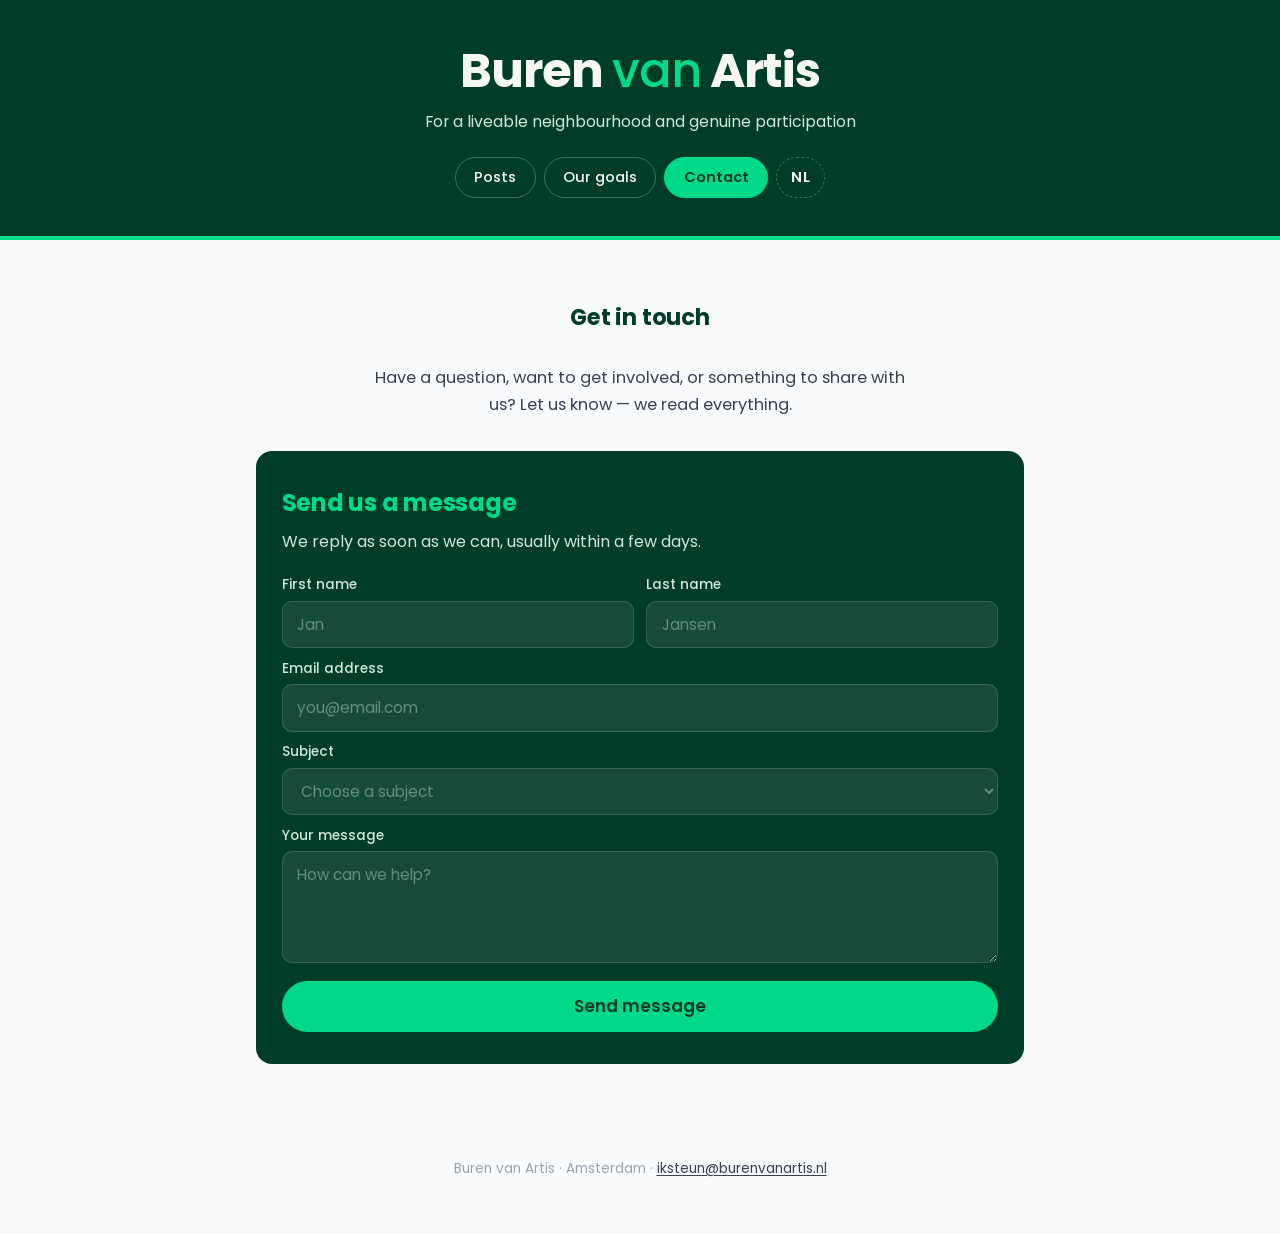
<file: contact.html>
<!DOCTYPE html>
<html lang="nl">
<head>
<meta charset="UTF-8">
<meta name="viewport" content="width=device-width, initial-scale=1.0">
<title>Contact — Buren van Artis | Manifest Behoud Plantagebuurt</title>
<meta name="description" content="Neem contact op met Buren van Artis: vragen, meedenken, ervaringen delen of persvragen over Masterplan 2030 en de Plantagebuurt Amsterdam.">
<meta name="keywords" content="Buren van Artis contact, Masterplan 2030 Artis, Plantagebuurt Amsterdam, bewonerscollectief">
<meta name="author" content="Buren van Artis">
<meta name="robots" content="index, follow, max-image-preview:large, max-snippet:-1">
<meta name="theme-color" content="#003D28">
<link rel="canonical" href="https://www.burenvanartis.nl/contact.html">
<link rel="alternate" hreflang="nl" href="https://www.burenvanartis.nl/contact.html">
<link rel="alternate" hreflang="en" href="https://www.burenvanartis.nl/en/contact.html">
<link rel="alternate" hreflang="x-default" href="https://www.burenvanartis.nl/contact.html">

<!-- Taalkeuze: browsers zonder Nederlands gaan naar /en/ (tenzij de
     bezoeker al bewust NL koos via de taalschakelaar) -->
<script>
(function(){
  try {
    if (/bot|crawler|spider|preview|lighthouse/i.test(navigator.userAgent)) return;
    var keuze = localStorage.getItem("taal");
    if (keuze === "nl") return;
    if (keuze === "en") { location.replace("/en/contact.html"); return; }
    var talen = navigator.languages || [navigator.language || "nl"];
    var spreektNederlands = talen.some(function(t){ return /^nl/i.test(t); });
    if (!spreektNederlands) location.replace("/en/contact.html");
  } catch(e){}
})();
</script>

<!-- <meta name="google-site-verification" content="VERVANG_MET_JOUW_CODE"> -->

<meta property="og:type" content="website">
<meta property="og:site_name" content="Buren van Artis">
<meta property="og:title" content="Contact — Buren van Artis">
<meta property="og:description" content="Heb je een vraag, wil je meedenken, of iets met ons delen? Neem contact op met Buren van Artis.">
<meta property="og:url" content="https://www.burenvanartis.nl/contact.html">
<meta property="og:image" content="https://www.burenvanartis.nl/images/og-cover.jpg">
<meta property="og:image:alt" content="Buren van Artis — voor een leefbare Plantagebuurt">
<meta property="og:locale" content="nl_NL">

<meta name="twitter:card" content="summary_large_image">
<meta name="twitter:title" content="Contact — Buren van Artis">
<meta name="twitter:description" content="Neem contact op met Buren van Artis.">
<meta name="twitter:image" content="https://www.burenvanartis.nl/images/og-cover.jpg">

<link rel="preconnect" href="https://fonts.googleapis.com">
<link rel="preconnect" href="https://fonts.gstatic.com" crossorigin>
<link href="https://fonts.googleapis.com/css2?family=Poppins:wght@400;500;600;700&display=swap" rel="stylesheet">
<link rel="stylesheet" href="stijl.css">
<link rel="icon" href="images/favicon.ico" sizes="any">
<link rel="apple-touch-icon" href="images/apple-touch-icon.png">

<!-- JSON-LD: contactpagina als gestructureerde data -->
<script type="application/ld+json">
{
  "@context": "https://schema.org",
  "@type": "ContactPage",
  "name": "Contact — Buren van Artis",
  "url": "https://www.burenvanartis.nl/contact.html",
  "inLanguage": "nl-NL",
  "description": "Neem contact op met burgercollectief Buren van Artis.",
  "isPartOf": {
    "@type": "WebSite",
    "name": "Buren van Artis",
    "url": "https://www.burenvanartis.nl/"
  },
  "publisher": {
    "@type": "Organization",
    "name": "Buren van Artis",
    "email": "iksteun@burenvanartis.nl"
  }
}
</script>

<!-- Google tag (gtag.js) -->
<script async src="https://www.googletagmanager.com/gtag/js?id=G-4R6ZJPGEWZ"></script>
<script>
  window.dataLayer = window.dataLayer || [];
  function gtag(){dataLayer.push(arguments);}
  gtag('js', new Date());
  gtag('config', 'AW-18309585962');
  gtag('config', 'G-4R6ZJPGEWZ');
</script>
</head>
<body>

<header>
  <h1 class="merk">Buren <span class="van">van</span> Artis</h1>
  <p class="onderkop">Voor een leefbare buurt en échte participatie</p>
  <nav class="nav">
    <a href="/">Berichten</a>
    <a href="/doelen.html">Onze doelen</a>
    <a href="/contact.html" class="actief">Contact</a>
    <a href="/en/contact.html" class="taal" lang="en" hreflang="en" onclick="try{localStorage.setItem('taal','en')}catch(e){}">EN</a>
  </nav>
</header>

<main>
  <h2 class="doelen-kop">Neem contact op</h2>
  <p class="intro">Heb je een vraag, wil je meedenken, of iets met ons delen? Laat het weten — we lezen alles.</p>

  <section class="contact-sectie" id="contact">
    <h2>Stuur ons een bericht</h2>
    <p>We reageren zo snel mogelijk, meestal binnen een paar dagen.</p>
    <div id="contact-formulier">
      <form id="contact-form" class="contact-grid" novalidate>
        <label>Voornaam <input type="text" name="voornaam" autocomplete="given-name" placeholder="Jan" required></label>
        <label>Achternaam <input type="text" name="achternaam" autocomplete="family-name" placeholder="Jansen" required></label>
        <label class="breed">E-mailadres <input type="email" name="email" autocomplete="email" placeholder="jouw@email.nl" required></label>
        <label class="breed">Onderwerp
          <select name="onderwerp" required>
            <option value="" disabled selected>Kies een onderwerp</option>
            <option value="Algemene vraag">Algemene vraag</option>
            <option value="Meedoen als vrijwilliger">Meedoen als vrijwilliger</option>
            <option value="Ervaring of melding delen">Ervaring of melding delen</option>
            <option value="Pers en media">Pers &amp; media</option>
            <option value="Samenwerking voorstellen">Samenwerking voorstellen</option>
            <option value="Overig">Overig</option>
          </select>
        </label>
        <label class="breed">Je bericht <textarea name="bericht" placeholder="Waar kunnen we je mee helpen?" required></textarea></label>
        <label class="breed contact-hp" aria-hidden="true">Laat dit veld leeg
          <input type="text" name="website" tabindex="-1" autocomplete="off">
        </label>
        <div id="contact-fout" class="contact-fout"></div>
        <button type="submit" class="contact-submit">Verstuur bericht</button>
      </form>
    </div>
    <div id="contact-ok" class="contact-ok" role="status" tabindex="-1">
      <div class="manifest-ok-icon" aria-hidden="true">✅</div>
      <h3>Bedankt voor je bericht! ✊</h3>
      <p>We hebben je bericht ontvangen en reageren zo snel mogelijk.</p>
      <p><a href="/">← Terug naar de homepage</a></p>
    </div>
  </section>
</main>

<footer>
  <p>Buren van Artis · Amsterdam · <a href="mailto:iksteun@burenvanartis.nl">iksteun@burenvanartis.nl</a></p>
</footer>

<script src="instellingen.js"></script>
<script src="contact-form.js"></script>

</body>
</html>
</file>
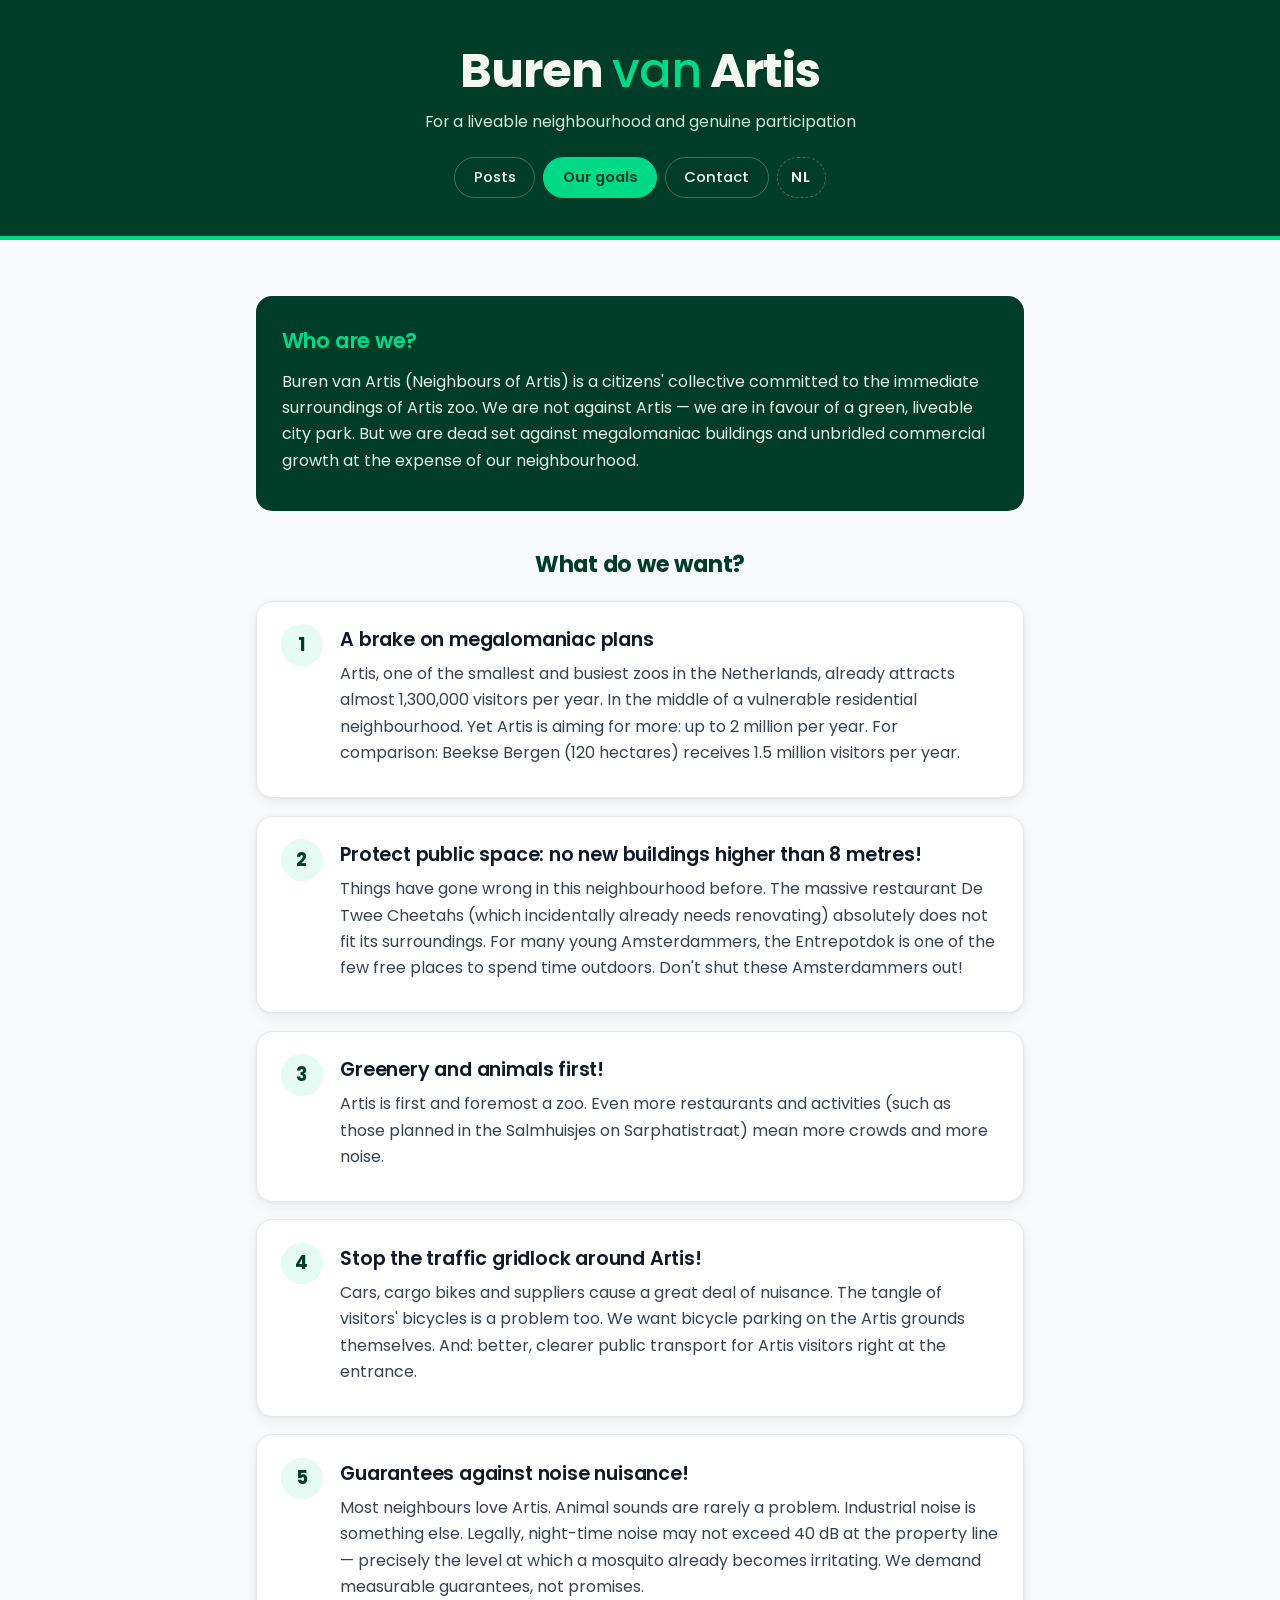
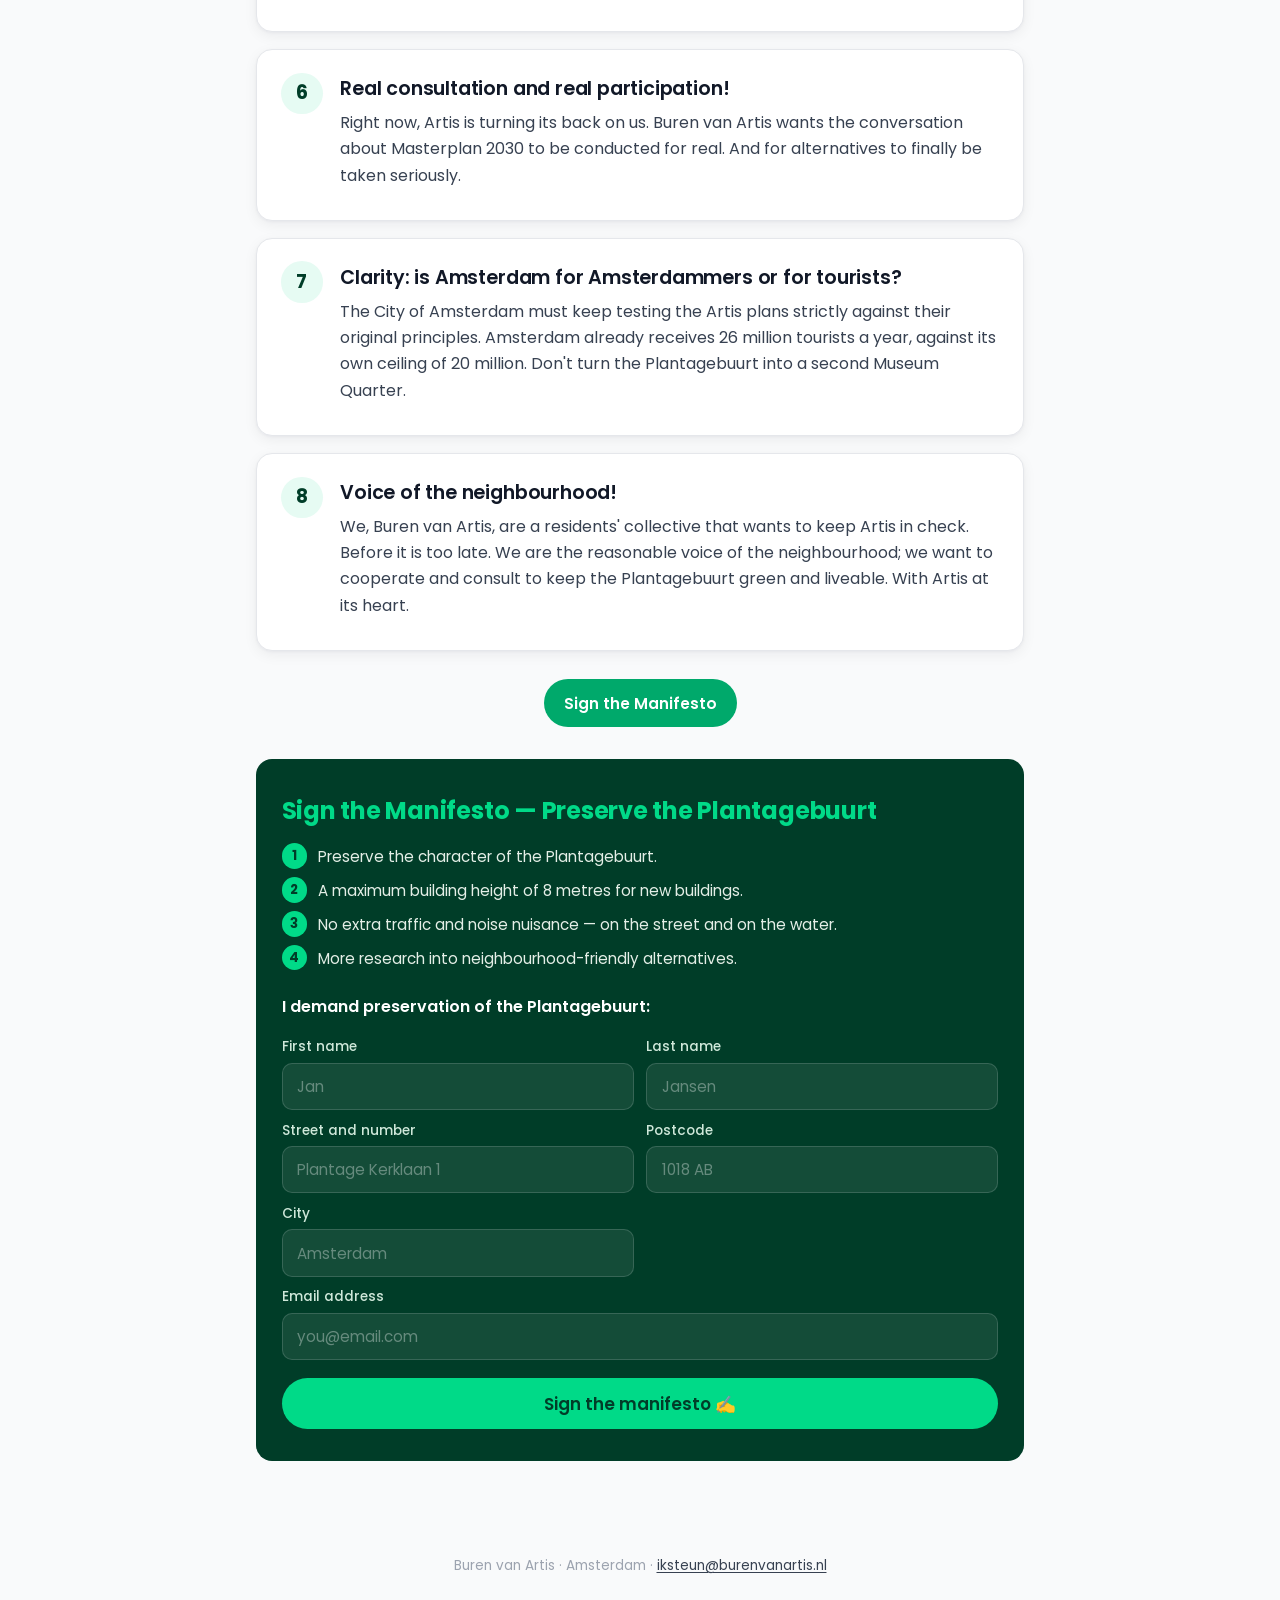
<file: doelen.html>
<!DOCTYPE html>
<html lang="nl">
<head>
<meta charset="UTF-8">
<meta name="viewport" content="width=device-width, initial-scale=1.0">
<title>Onze doelen — Buren van Artis | Manifest Behoud Plantagebuurt</title>
<meta name="description" content="Acht concrete doelen van burgercollectief Buren van Artis: een rem op megalomane plannen, geen nieuwbouw hoger dan 8 meter, en groen en dieren op nummer één.">
<meta name="keywords" content="Manifest Behoud Plantagebuurt, Masterplan 2030 Artis, doelen Buren van Artis, 8 meter eis, participatie Artis, leefbare Plantagebuurt">
<meta name="author" content="Buren van Artis">
<meta name="robots" content="index, follow, max-image-preview:large, max-snippet:-1">
<meta name="theme-color" content="#003D28">
<link rel="canonical" href="https://www.burenvanartis.nl/doelen.html">
<link rel="alternate" hreflang="nl" href="https://www.burenvanartis.nl/doelen.html">
<link rel="alternate" hreflang="en" href="https://www.burenvanartis.nl/en/doelen.html">
<link rel="alternate" hreflang="x-default" href="https://www.burenvanartis.nl/doelen.html">

<!-- Taalkeuze: browsers zonder Nederlands gaan naar /en/ (tenzij de
     bezoeker al bewust NL koos via de taalschakelaar) -->
<script>
(function(){
  try {
    if (/bot|crawler|spider|preview|lighthouse/i.test(navigator.userAgent)) return;
    var keuze = localStorage.getItem("taal");
    if (keuze === "nl") return;
    if (keuze === "en") { location.replace("/en/doelen.html"); return; }
    var talen = navigator.languages || [navigator.language || "nl"];
    var spreektNederlands = talen.some(function(t){ return /^nl/i.test(t); });
    if (!spreektNederlands) location.replace("/en/doelen.html");
  } catch(e){}
})();
</script>

<!-- <meta name="google-site-verification" content="VERVANG_MET_JOUW_CODE"> -->

<meta property="og:type" content="article">
<meta property="og:site_name" content="Buren van Artis">
<meta property="og:title" content="Onze doelen — Buren van Artis">
<meta property="og:description" content="Acht concrete doelen voor een leefbare Plantagebuurt: een rem op megalomane plannen, geen nieuwbouw hoger dan 8 meter, en groen en dieren op nummer één.">
<meta property="og:url" content="https://www.burenvanartis.nl/doelen.html">
<meta property="og:image" content="https://www.burenvanartis.nl/images/og-cover.jpg">
<meta property="og:image:alt" content="Buren van Artis — voor een leefbare Plantagebuurt">
<meta property="og:locale" content="nl_NL">

<meta name="twitter:card" content="summary_large_image">
<meta name="twitter:title" content="Onze doelen — Buren van Artis">
<meta name="twitter:description" content="Acht concrete doelen voor een leefbare Plantagebuurt Amsterdam.">
<meta name="twitter:image" content="https://www.burenvanartis.nl/images/og-cover.jpg">

<link rel="preconnect" href="https://fonts.googleapis.com">
<link rel="preconnect" href="https://fonts.gstatic.com" crossorigin>
<link href="https://fonts.googleapis.com/css2?family=Poppins:wght@400;500;600;700&display=swap" rel="stylesheet">
<link rel="stylesheet" href="stijl.css">
<link rel="icon" href="images/favicon.ico" sizes="any">
<link rel="apple-touch-icon" href="images/apple-touch-icon.png">

<!-- JSON-LD: doelen als gestructureerde data -->
<script type="application/ld+json">
{
  "@context": "https://schema.org",
  "@type": "WebPage",
  "name": "Onze doelen — Buren van Artis",
  "url": "https://www.burenvanartis.nl/doelen.html",
  "inLanguage": "nl-NL",
  "description": "Acht concrete doelen van burgercollectief Buren van Artis rond het Masterplan van Artis in de Plantagebuurt Amsterdam.",
  "isPartOf": {
    "@type": "WebSite",
    "name": "Buren van Artis",
    "url": "https://www.burenvanartis.nl/"
  },
  "publisher": {
    "@type": "Organization",
    "name": "Buren van Artis",
    "email": "iksteun@burenvanartis.nl"
  },
  "mainEntity": {
    "@type": "ItemList",
    "name": "Acht doelen van Buren van Artis",
    "itemListElement": [
      { "@type": "ListItem", "position": 1, "name": "Een rem op megalomane plannen" },
      { "@type": "ListItem", "position": 2, "name": "Bescherm de publieke ruimte: geen nieuwbouw hoger dan 8 meter" },
      { "@type": "ListItem", "position": 3, "name": "Groen en dieren op nummer één" },
      { "@type": "ListItem", "position": 4, "name": "Stop het verkeersinfarct rondom Artis" },
      { "@type": "ListItem", "position": 5, "name": "Garanties tegen geluidsoverlast" },
      { "@type": "ListItem", "position": 6, "name": "Échte inspraak en échte participatie" },
      { "@type": "ListItem", "position": 7, "name": "Duidelijkheid: is Amsterdam voor Amsterdammers of voor toeristen?" },
      { "@type": "ListItem", "position": 8, "name": "Stem van de buurt" }
    ]
  }
}
</script>

<!-- Google tag (gtag.js) -->
<script async src="https://www.googletagmanager.com/gtag/js?id=G-4R6ZJPGEWZ"></script>
<script>
  window.dataLayer = window.dataLayer || [];
  function gtag(){dataLayer.push(arguments);}
  gtag('js', new Date());
  gtag('config', 'AW-18309585962');
  gtag('config', 'G-4R6ZJPGEWZ');
</script>
</head>
<body>

<header>
  <h1 class="merk">Buren <span class="van">van</span> Artis</h1>
  <p class="onderkop">Voor een leefbare buurt en échte participatie</p>
  <nav class="nav">
    <a href="/">Berichten</a>
    <a href="/doelen.html" class="actief">Onze doelen</a>
    <a href="/contact.html">Contact</a>
    <a href="/en/doelen.html" class="taal" lang="en" hreflang="en" onclick="try{localStorage.setItem('taal','en')}catch(e){}">EN</a>
  </nav>
</header>

<main>
  <section class="positionering">
    <h2>Wie zijn wij?</h2>
    <p>De Buren van Artis is een burgercollectief dat zich inzet voor de directe omgeving van Artis. Wij zijn niet tegen Artis — wij zijn vóór een groen, leefbaar stadspark. Maar we zijn snoeihard tégen megalomane gebouwen en ongebreidelde commerciële groei ten koste van onze wijk.</p>
  </section>

  <h2 class="doelen-kop">Wat willen wij?</h2>

  <article class="doel">
    <span class="nummer" aria-hidden="true">1</span>
    <div>
      <h2>Een rem op megalomane plannen</h2>
      <p>Artis, een van de kleinste en drukst bezochte dierentuinen van Nederland, trekt nú al bijna 1.300.000 bezoekers per jaar. Midden in een kwetsbare woonwijk. Toch streeft Artis naar méér: tot zelfs 2 miljoen per jaar. Ter vergelijking: Beekse Bergen (120 hectare) heeft 1,5 miljoen bezoekers per jaar.</p>
    </div>
  </article>

  <article class="doel">
    <span class="nummer" aria-hidden="true">2</span>
    <div>
      <h2>Bescherm de publieke ruimte: geen nieuwbouw hoger dan 8 meter!</h2>
      <p>Het is al eerder misgegaan in de buurt. Het massieve restaurant De Twee Cheetahs (dat overigens alweer moet worden verbouwd) past absoluut niet bij de omgeving. Het Entrepotdok is voor veel jonge Amsterdammers een van de weinige gratis recreatiemogelijkheden. Sluit deze Amsterdammers niet buiten!</p>
    </div>
  </article>

  <article class="doel">
    <span class="nummer" aria-hidden="true">3</span>
    <div>
      <h2>Groen en dieren op nummer één!</h2>
      <p>Artis is allereerst een dierentuin. Nog meer horeca en activiteiten (zoals bijvoorbeeld gepland in de Salmhuisjes aan de Sarphatistraat) leveren meer drukte en geluidsoverlast op.</p>
    </div>
  </article>

  <article class="doel">
    <span class="nummer" aria-hidden="true">4</span>
    <div>
      <h2>Stop het verkeersinfarct rondom Artis!</h2>
      <p>Auto's, bakfietsen en leveranciers zorgen voor veel overlast. Ook de wirwar van fietsen van bezoekers is een probleem. Wij willen dat er fietsparkeerruimte op het Artis-terrein komt. En: beter en overzichtelijker OV direct bij de ingang voor Artis-bezoekers.</p>
    </div>
  </article>

  <article class="doel">
    <span class="nummer" aria-hidden="true">5</span>
    <div>
      <h2>Garanties tegen geluidsoverlast!</h2>
      <p>De meeste buren zijn gek op Artis. Dierengeluiden zijn zelden een probleem. Industriële geluidsoverlast is wat anders. Wettelijk mag dat 's nachts niet boven 40 dB op de erfgrens — precies de grens waarop een mug al irritant wordt. Wij eisen meetgaranties, niet beloftes.</p>
    </div>
  </article>

  <article class="doel">
    <span class="nummer" aria-hidden="true">6</span>
    <div>
      <h2>Échte inspraak en échte participatie!</h2>
      <p>Op dit moment keert Artis ons de rug toe. De Buren van Artis willen graag dat het gesprek over Masterplan 2030 écht wordt gevoerd. En dat er eindelijk serieus wordt gekeken naar alternatieven.</p>
    </div>
  </article>

  <article class="doel">
    <span class="nummer" aria-hidden="true">7</span>
    <div>
      <h2>Duidelijkheid: is Amsterdam voor Amsterdammers of voor toeristen?</h2>
      <p>De Gemeente moet de Artis-plannen steeds streng toetsen aan de oorspronkelijke uitgangspunten. Amsterdam zit al op 26 miljoen toeristen, bij een eigen maximum van 20 miljoen. Maak van de Plantagebuurt niet een tweede Museumkwartier.</p>
    </div>
  </article>

  <article class="doel">
    <span class="nummer" aria-hidden="true">8</span>
    <div>
      <h2>Stem van de buurt!</h2>
      <p>Wij Buren van Artis zijn een omwonendencollectief dat Artis in toom wil houden. Voordat het te laat is. Wij zijn de redelijke stem van de buurt, wij willen samenwerken en overleggen om de Plantagebuurt groen en leefbaar te houden. Met Artis als middelpunt.</p>
    </div>
  </article>

  <div class="doelen-acties">
    <a class="knop" id="doelen-manifest" href="#manifest">Teken het Manifest</a>
    <a class="helpmee" id="helpmee-doelen" href="#" target="_blank" rel="noopener">💚 Help mee!</a>
  </div>

  <section class="manifest-sectie" id="manifest">
    <h2>Teken het Manifest Behoud Plantagebuurt</h2>
    <p id="manifest-teller" class="manifest-teller"></p>
    <ul class="manifest-eisen">
      <li><span>1</span><p>Behoud van het karakter van de Plantagebuurt.</p></li>
      <li><span>2</span><p>Een maximale bouwhoogte van 8 meter voor nieuwe gebouwen.</p></li>
      <li><span>3</span><p>Geen extra verkeers- en geluidsoverlast, op straat én op het water.</p></li>
      <li><span>4</span><p>Meer onderzoek naar buurtvriendelijke alternatieven.</p></li>
    </ul>
    <div id="manifest-formulier">
      <h3 style="color:#fff;font-weight:600;font-size:1rem;margin:0 0 1rem">Ik eis behoud van de Plantagebuurt:</h3>
      <form id="manifest-form" class="manifest-grid" novalidate>
        <label>Voornaam <input type="text" name="voornaam" autocomplete="given-name" placeholder="Jan" required></label>
        <label>Achternaam <input type="text" name="achternaam" autocomplete="family-name" placeholder="Jansen" required></label>
        <label>Straatnaam en nummer <input type="text" name="straat" autocomplete="street-address" placeholder="Plantage Kerklaan 1" required></label>
        <label>Postcode <input type="text" name="postcode" autocomplete="postal-code" placeholder="1018 AB" required></label>
        <label>Stad <input type="text" name="stad" autocomplete="address-level2" placeholder="Amsterdam" required></label>
        <label class="breed">E-mailadres <input type="email" name="email" autocomplete="email" placeholder="jouw@email.nl" required></label>
        <div id="manifest-fout" class="manifest-fout"></div>
        <button type="submit" class="manifest-submit">Teken het manifest ✍️</button>
      </form>
    </div>
    <div id="manifest-ok" class="manifest-ok" role="status" tabindex="-1">
      <div class="manifest-ok-icon" aria-hidden="true">✅</div>
      <h3>Bedankt voor je steun! ✊</h3>
      <p>Je handtekening is geregistreerd. Samen maken we het verschil.</p>
      <p>Deel dit manifest met je buren — hoe meer handtekeningen, hoe sterker ons mandaat.</p>
    </div>
  </section>
</main>

<footer>
  <p>Buren van Artis · Amsterdam · <a href="mailto:iksteun@burenvanartis.nl">iksteun@burenvanartis.nl</a></p>
</footer>

<script src="instellingen.js"></script>
<script>
  const helpmeeDoelen = document.getElementById("helpmee-doelen");
  helpmeeDoelen.href = TIKKIE_URL;
  helpmeeDoelen.addEventListener("click", () => {
    if (typeof gtag === "function") gtag("event", "klik_help_mee");
  });

  const doelenManifest = document.getElementById("doelen-manifest");
  doelenManifest.addEventListener("click", () => {
    if (typeof gtag === "function") gtag("event", "klik_teken_manifest");
  });
</script>
<script src="manifest-form.js"></script>

</body>
</html>
</file>
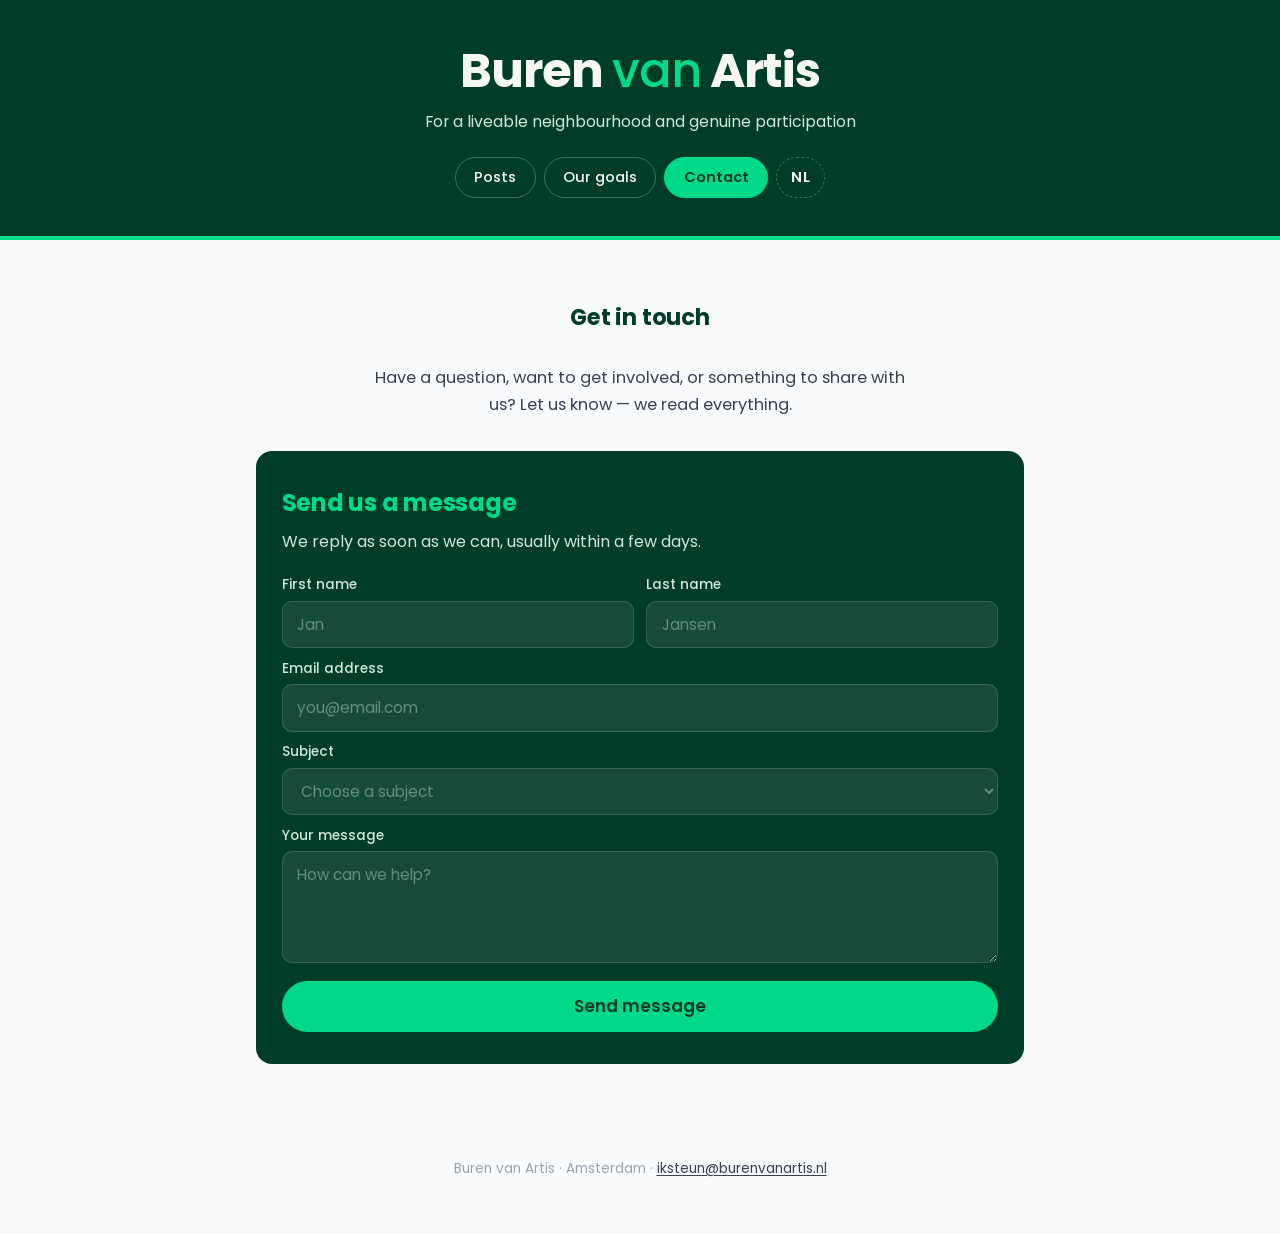
<file: en/contact.html>
<!DOCTYPE html>
<html lang="en">
<head>
<meta charset="UTF-8">
<meta name="viewport" content="width=device-width, initial-scale=1.0">
<title>Contact — Buren van Artis | Manifesto Preserve the Plantagebuurt</title>
<meta name="description" content="Get in touch with Buren van Artis: questions, volunteering, sharing an experience, or press enquiries about Masterplan 2030 and the Plantage neighbourhood, Amsterdam.">
<meta name="keywords" content="Buren van Artis contact, Masterplan 2030 Artis, Plantagebuurt Amsterdam, residents collective">
<meta name="author" content="Buren van Artis">
<meta name="robots" content="index, follow, max-image-preview:large, max-snippet:-1">
<meta name="theme-color" content="#003D28">
<link rel="canonical" href="https://www.burenvanartis.nl/en/contact.html">
<link rel="alternate" hreflang="nl" href="https://www.burenvanartis.nl/contact.html">
<link rel="alternate" hreflang="en" href="https://www.burenvanartis.nl/en/contact.html">
<link rel="alternate" hreflang="x-default" href="https://www.burenvanartis.nl/contact.html">

<meta property="og:type" content="website">
<meta property="og:site_name" content="Buren van Artis">
<meta property="og:title" content="Contact — Buren van Artis">
<meta property="og:description" content="Have a question, want to get involved, or something to share? Get in touch with Buren van Artis.">
<meta property="og:url" content="https://www.burenvanartis.nl/en/contact.html">
<meta property="og:image" content="https://www.burenvanartis.nl/images/og-cover.jpg">
<meta property="og:image:alt" content="Buren van Artis — for a liveable Plantagebuurt">
<meta property="og:locale" content="en_GB">

<meta name="twitter:card" content="summary_large_image">
<meta name="twitter:title" content="Contact — Buren van Artis">
<meta name="twitter:description" content="Get in touch with Buren van Artis.">
<meta name="twitter:image" content="https://www.burenvanartis.nl/images/og-cover.jpg">

<link rel="preconnect" href="https://fonts.googleapis.com">
<link rel="preconnect" href="https://fonts.gstatic.com" crossorigin>
<link href="https://fonts.googleapis.com/css2?family=Poppins:wght@400;500;600;700&display=swap" rel="stylesheet">
<link rel="stylesheet" href="/stijl.css">
<link rel="icon" href="/images/favicon.ico" sizes="any">
<link rel="apple-touch-icon" href="/images/apple-touch-icon.png">

<!-- JSON-LD: contact page as structured data -->
<script type="application/ld+json">
{
  "@context": "https://schema.org",
  "@type": "ContactPage",
  "name": "Contact — Buren van Artis",
  "url": "https://www.burenvanartis.nl/en/contact.html",
  "inLanguage": "en",
  "description": "Get in touch with citizens' collective Buren van Artis.",
  "isPartOf": {
    "@type": "WebSite",
    "name": "Buren van Artis",
    "url": "https://www.burenvanartis.nl/"
  },
  "publisher": {
    "@type": "Organization",
    "name": "Buren van Artis",
    "email": "iksteun@burenvanartis.nl"
  }
}
</script>

<!-- Google tag (gtag.js) -->
<script async src="https://www.googletagmanager.com/gtag/js?id=G-4R6ZJPGEWZ"></script>
<script>
  window.dataLayer = window.dataLayer || [];
  function gtag(){dataLayer.push(arguments);}
  gtag('js', new Date());
  gtag('config', 'AW-18309585962');
  gtag('config', 'G-4R6ZJPGEWZ');
</script>
</head>
<body>

<header>
  <h1 class="merk">Buren <span class="van">van</span> Artis</h1>
  <p class="onderkop">For a liveable neighbourhood and genuine participation</p>
  <nav class="nav">
    <a href="/en/">Posts</a>
    <a href="/en/doelen.html">Our goals</a>
    <a href="/en/contact.html" class="actief">Contact</a>
    <a href="/contact.html" class="taal" lang="nl" hreflang="nl" onclick="try{localStorage.setItem('taal','nl')}catch(e){}">NL</a>
  </nav>
</header>

<main>
  <h2 class="doelen-kop">Get in touch</h2>
  <p class="intro">Have a question, want to get involved, or something to share with us? Let us know — we read everything.</p>

  <section class="contact-sectie" id="contact">
    <h2>Send us a message</h2>
    <p>We reply as soon as we can, usually within a few days.</p>
    <div id="contact-formulier">
      <form id="contact-form" class="contact-grid" novalidate>
        <label>First name <input type="text" name="voornaam" autocomplete="given-name" placeholder="Jan" required></label>
        <label>Last name <input type="text" name="achternaam" autocomplete="family-name" placeholder="Jansen" required></label>
        <label class="breed">Email address <input type="email" name="email" autocomplete="email" placeholder="you@email.com" required></label>
        <label class="breed">Subject
          <select name="onderwerp" required>
            <option value="" disabled selected>Choose a subject</option>
            <option value="Algemene vraag">General question</option>
            <option value="Meedoen als vrijwilliger">Volunteering</option>
            <option value="Ervaring of melding delen">Sharing an experience</option>
            <option value="Pers en media">Press &amp; media</option>
            <option value="Samenwerking voorstellen">Proposing a collaboration</option>
            <option value="Overig">Other</option>
          </select>
        </label>
        <label class="breed">Your message <textarea name="bericht" placeholder="How can we help?" required></textarea></label>
        <label class="breed contact-hp" aria-hidden="true">Leave this field empty
          <input type="text" name="website" tabindex="-1" autocomplete="off">
        </label>
        <div id="contact-fout" class="contact-fout"></div>
        <button type="submit" class="contact-submit">Send message</button>
      </form>
    </div>
    <div id="contact-ok" class="contact-ok" role="status" tabindex="-1">
      <div class="manifest-ok-icon" aria-hidden="true">✅</div>
      <h3>Thanks for your message! ✊</h3>
      <p>We've received your message and will get back to you as soon as we can.</p>
      <p><a href="/en/">← Back to the homepage</a></p>
    </div>
  </section>
</main>

<footer>
  <p>Buren van Artis · Amsterdam · <a href="mailto:iksteun@burenvanartis.nl">iksteun@burenvanartis.nl</a></p>
</footer>

<script src="/instellingen.js"></script>
<script src="/contact-form.js"></script>

</body>
</html>
</file>
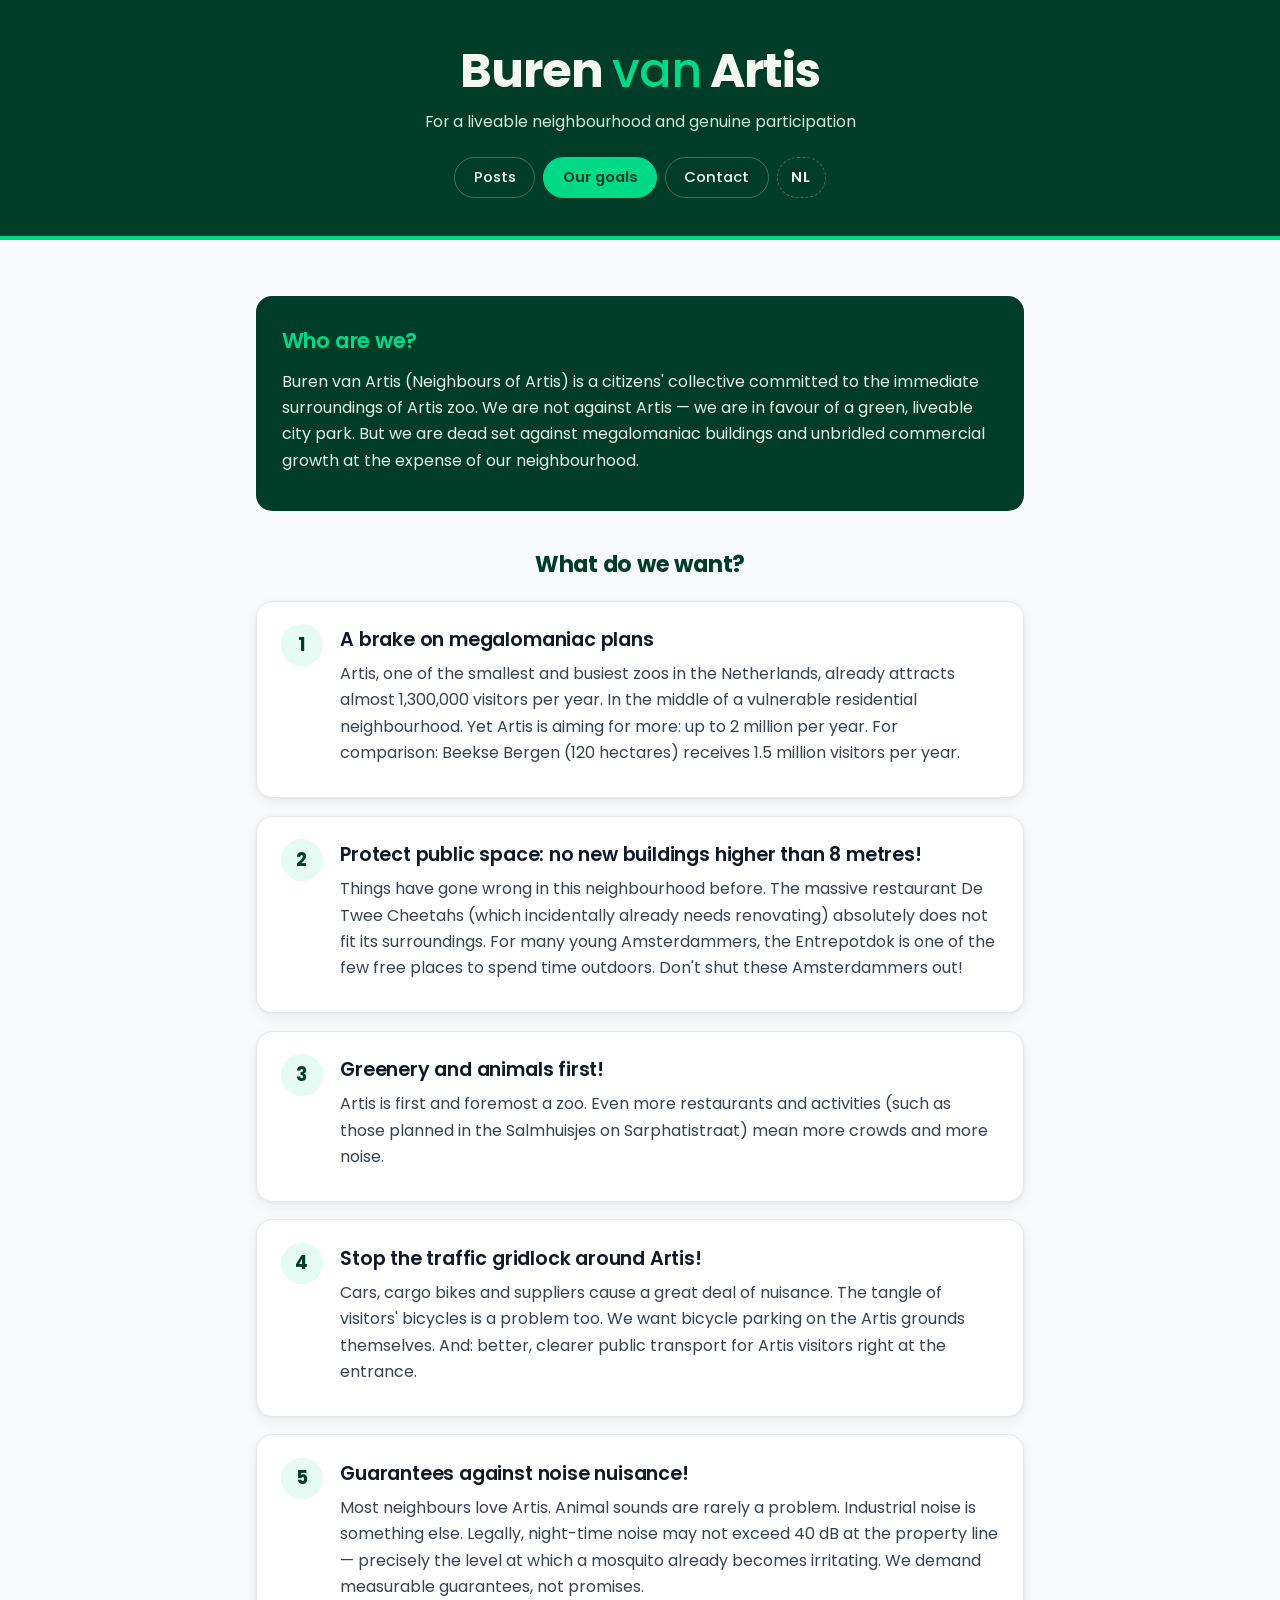
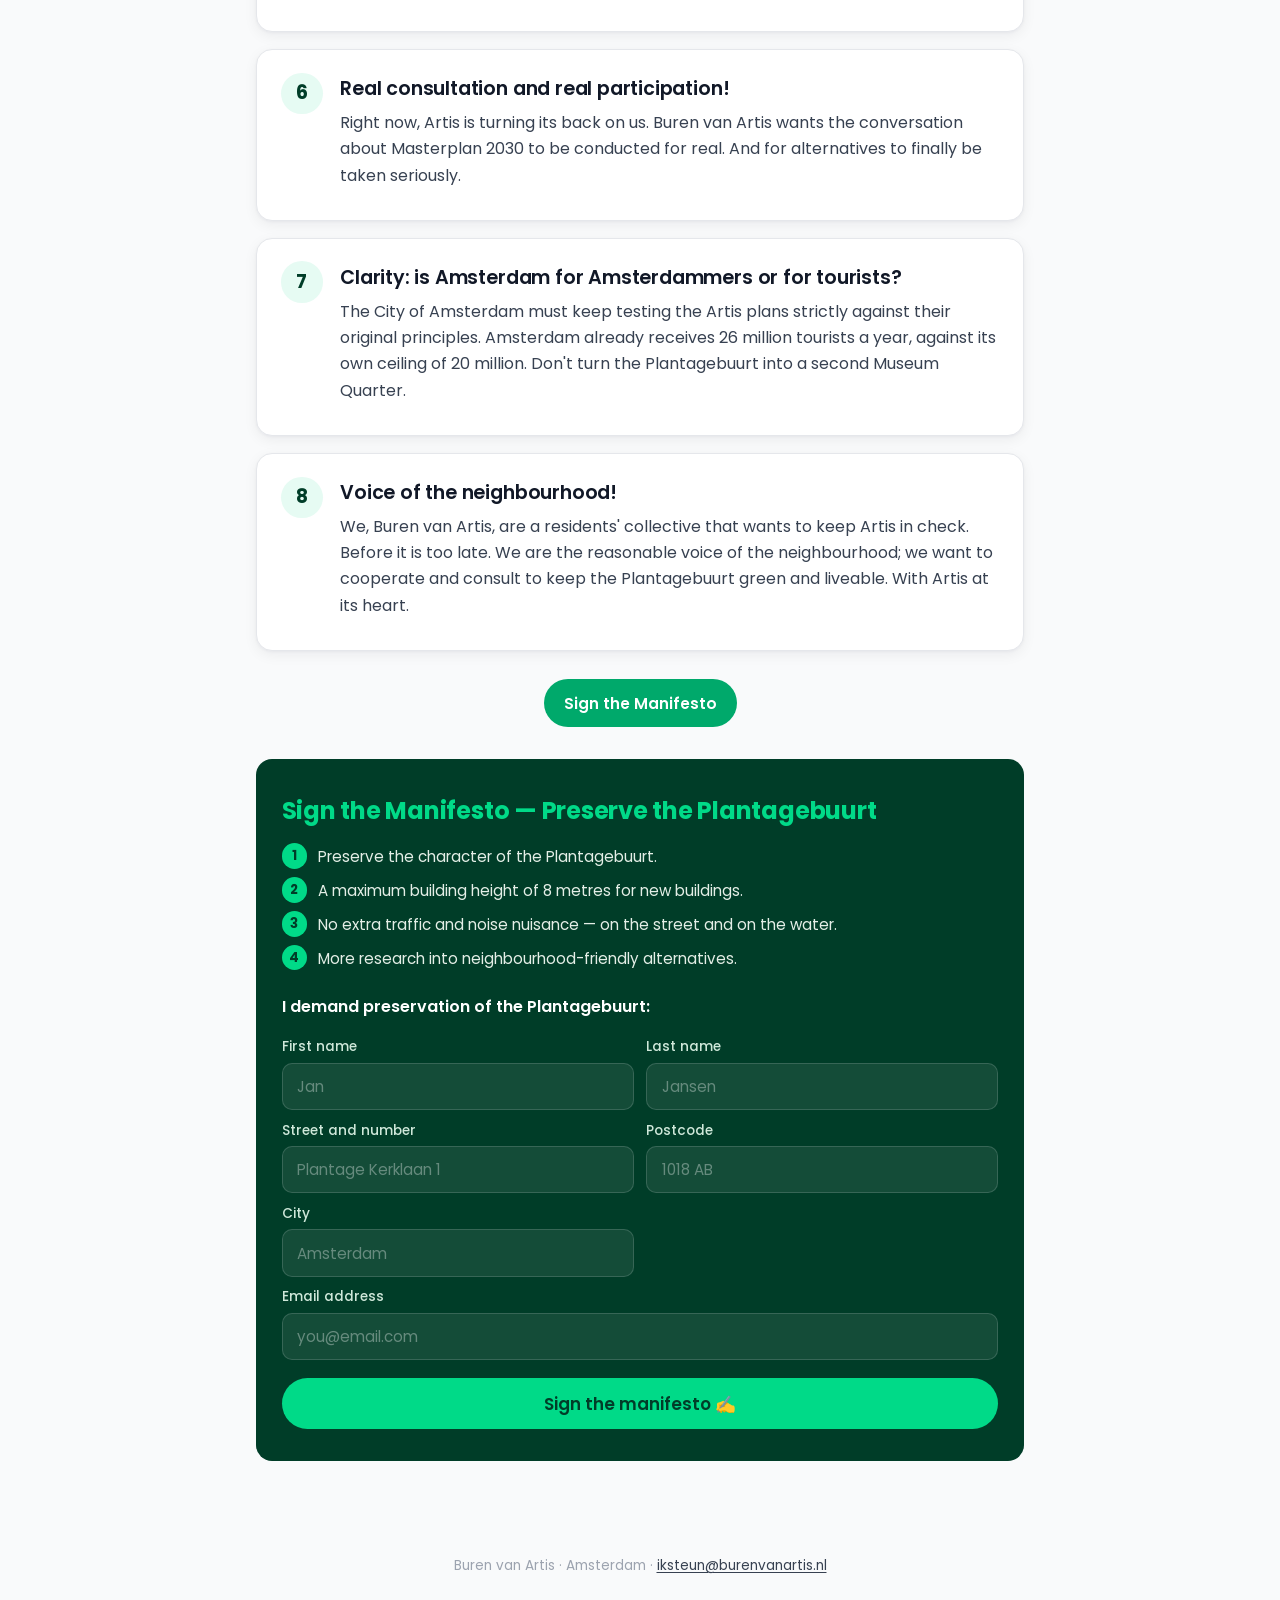
<file: en/doelen.html>
<!DOCTYPE html>
<html lang="en">
<head>
<meta charset="UTF-8">
<meta name="viewport" content="width=device-width, initial-scale=1.0">
<title>Our goals — Buren van Artis | Manifesto Preserve the Plantagebuurt</title>
<meta name="description" content="Eight concrete goals of citizens' collective Buren van Artis: a brake on megalomaniac plans, no new buildings higher than 8 metres, and greenery and animals first.">
<meta name="keywords" content="Manifesto Preserve the Plantagebuurt, Masterplan 2030 Artis, goals Buren van Artis, 8 metre demand, participation Artis, liveable Plantagebuurt">
<meta name="author" content="Buren van Artis">
<meta name="robots" content="index, follow, max-image-preview:large, max-snippet:-1">
<meta name="theme-color" content="#003D28">
<link rel="canonical" href="https://www.burenvanartis.nl/en/doelen.html">
<link rel="alternate" hreflang="nl" href="https://www.burenvanartis.nl/doelen.html">
<link rel="alternate" hreflang="en" href="https://www.burenvanartis.nl/en/doelen.html">
<link rel="alternate" hreflang="x-default" href="https://www.burenvanartis.nl/doelen.html">

<meta property="og:type" content="article">
<meta property="og:site_name" content="Buren van Artis">
<meta property="og:title" content="Our goals — Buren van Artis">
<meta property="og:description" content="Eight concrete goals for a liveable Plantage neighbourhood: a brake on megalomaniac plans, no new buildings higher than 8 metres, and greenery and animals first.">
<meta property="og:url" content="https://www.burenvanartis.nl/en/doelen.html">
<meta property="og:image" content="https://www.burenvanartis.nl/images/og-cover.jpg">
<meta property="og:image:alt" content="Buren van Artis — for a liveable Plantagebuurt">
<meta property="og:locale" content="en_GB">

<meta name="twitter:card" content="summary_large_image">
<meta name="twitter:title" content="Our goals — Buren van Artis">
<meta name="twitter:description" content="Eight concrete goals for a liveable Plantage neighbourhood in Amsterdam.">
<meta name="twitter:image" content="https://www.burenvanartis.nl/images/og-cover.jpg">

<link rel="preconnect" href="https://fonts.googleapis.com">
<link rel="preconnect" href="https://fonts.gstatic.com" crossorigin>
<link href="https://fonts.googleapis.com/css2?family=Poppins:wght@400;500;600;700&display=swap" rel="stylesheet">
<link rel="stylesheet" href="/stijl.css">
<link rel="icon" href="/images/favicon.ico" sizes="any">
<link rel="apple-touch-icon" href="/images/apple-touch-icon.png">

<!-- JSON-LD: goals as structured data -->
<script type="application/ld+json">
{
  "@context": "https://schema.org",
  "@type": "WebPage",
  "name": "Our goals — Buren van Artis",
  "url": "https://www.burenvanartis.nl/en/doelen.html",
  "inLanguage": "en",
  "description": "Eight concrete goals of citizens' collective Buren van Artis around the Artis zoo Masterplan in Amsterdam's Plantage neighbourhood.",
  "isPartOf": {
    "@type": "WebSite",
    "name": "Buren van Artis",
    "url": "https://www.burenvanartis.nl/"
  },
  "publisher": {
    "@type": "Organization",
    "name": "Buren van Artis",
    "email": "iksteun@burenvanartis.nl"
  },
  "mainEntity": {
    "@type": "ItemList",
    "name": "Eight goals of Buren van Artis",
    "itemListElement": [
      { "@type": "ListItem", "position": 1, "name": "A brake on megalomaniac plans" },
      { "@type": "ListItem", "position": 2, "name": "Protect public space: no new buildings higher than 8 metres" },
      { "@type": "ListItem", "position": 3, "name": "Greenery and animals first" },
      { "@type": "ListItem", "position": 4, "name": "Stop the traffic gridlock around Artis" },
      { "@type": "ListItem", "position": 5, "name": "Guarantees against noise nuisance" },
      { "@type": "ListItem", "position": 6, "name": "Real consultation and real participation" },
      { "@type": "ListItem", "position": 7, "name": "Clarity: is Amsterdam for Amsterdammers or for tourists?" },
      { "@type": "ListItem", "position": 8, "name": "Voice of the neighbourhood" }
    ]
  }
}
</script>

<!-- Google tag (gtag.js) -->
<script async src="https://www.googletagmanager.com/gtag/js?id=G-4R6ZJPGEWZ"></script>
<script>
  window.dataLayer = window.dataLayer || [];
  function gtag(){dataLayer.push(arguments);}
  gtag('js', new Date());
  gtag('config', 'AW-18309585962');
  gtag('config', 'G-4R6ZJPGEWZ');
</script>
</head>
<body>

<header>
  <h1 class="merk">Buren <span class="van">van</span> Artis</h1>
  <p class="onderkop">For a liveable neighbourhood and genuine participation</p>
  <nav class="nav">
    <a href="/en/">Posts</a>
    <a href="/en/doelen.html" class="actief">Our goals</a>
    <a href="/en/contact.html">Contact</a>
    <a href="/doelen.html" class="taal" lang="nl" hreflang="nl" onclick="try{localStorage.setItem('taal','nl')}catch(e){}">NL</a>
  </nav>
</header>

<main>
  <section class="positionering">
    <h2>Who are we?</h2>
    <p>Buren van Artis (Neighbours of Artis) is a citizens' collective committed to the immediate surroundings of Artis zoo. We are not against Artis — we are in favour of a green, liveable city park. But we are dead set against megalomaniac buildings and unbridled commercial growth at the expense of our neighbourhood.</p>
  </section>

  <h2 class="doelen-kop">What do we want?</h2>

  <article class="doel">
    <span class="nummer" aria-hidden="true">1</span>
    <div>
      <h2>A brake on megalomaniac plans</h2>
      <p>Artis, one of the smallest and busiest zoos in the Netherlands, already attracts almost 1,300,000 visitors per year. In the middle of a vulnerable residential neighbourhood. Yet Artis is aiming for more: up to 2 million per year. For comparison: Beekse Bergen (120 hectares) receives 1.5 million visitors per year.</p>
    </div>
  </article>

  <article class="doel">
    <span class="nummer" aria-hidden="true">2</span>
    <div>
      <h2>Protect public space: no new buildings higher than 8 metres!</h2>
      <p>Things have gone wrong in this neighbourhood before. The massive restaurant De Twee Cheetahs (which incidentally already needs renovating) absolutely does not fit its surroundings. For many young Amsterdammers, the Entrepotdok is one of the few free places to spend time outdoors. Don't shut these Amsterdammers out!</p>
    </div>
  </article>

  <article class="doel">
    <span class="nummer" aria-hidden="true">3</span>
    <div>
      <h2>Greenery and animals first!</h2>
      <p>Artis is first and foremost a zoo. Even more restaurants and activities (such as those planned in the Salmhuisjes on Sarphatistraat) mean more crowds and more noise.</p>
    </div>
  </article>

  <article class="doel">
    <span class="nummer" aria-hidden="true">4</span>
    <div>
      <h2>Stop the traffic gridlock around Artis!</h2>
      <p>Cars, cargo bikes and suppliers cause a great deal of nuisance. The tangle of visitors' bicycles is a problem too. We want bicycle parking on the Artis grounds themselves. And: better, clearer public transport for Artis visitors right at the entrance.</p>
    </div>
  </article>

  <article class="doel">
    <span class="nummer" aria-hidden="true">5</span>
    <div>
      <h2>Guarantees against noise nuisance!</h2>
      <p>Most neighbours love Artis. Animal sounds are rarely a problem. Industrial noise is something else. Legally, night-time noise may not exceed 40 dB at the property line — precisely the level at which a mosquito already becomes irritating. We demand measurable guarantees, not promises.</p>
    </div>
  </article>

  <article class="doel">
    <span class="nummer" aria-hidden="true">6</span>
    <div>
      <h2>Real consultation and real participation!</h2>
      <p>Right now, Artis is turning its back on us. Buren van Artis wants the conversation about Masterplan 2030 to be conducted for real. And for alternatives to finally be taken seriously.</p>
    </div>
  </article>

  <article class="doel">
    <span class="nummer" aria-hidden="true">7</span>
    <div>
      <h2>Clarity: is Amsterdam for Amsterdammers or for tourists?</h2>
      <p>The City of Amsterdam must keep testing the Artis plans strictly against their original principles. Amsterdam already receives 26 million tourists a year, against its own ceiling of 20 million. Don't turn the Plantagebuurt into a second Museum Quarter.</p>
    </div>
  </article>

  <article class="doel">
    <span class="nummer" aria-hidden="true">8</span>
    <div>
      <h2>Voice of the neighbourhood!</h2>
      <p>We, Buren van Artis, are a residents' collective that wants to keep Artis in check. Before it is too late. We are the reasonable voice of the neighbourhood; we want to cooperate and consult to keep the Plantagebuurt green and liveable. With Artis at its heart.</p>
    </div>
  </article>

  <div class="doelen-acties">
    <a class="knop" id="doelen-manifest" href="#manifest">Sign the Manifesto</a>
    <a class="helpmee" id="helpmee-doelen" href="#" target="_blank" rel="noopener">💚 Help out!</a>
  </div>

  <section class="manifest-sectie" id="manifest">
    <h2>Sign the Manifesto — Preserve the Plantagebuurt</h2>
    <p id="manifest-teller" class="manifest-teller"></p>
    <ul class="manifest-eisen">
      <li><span>1</span><p>Preserve the character of the Plantagebuurt.</p></li>
      <li><span>2</span><p>A maximum building height of 8 metres for new buildings.</p></li>
      <li><span>3</span><p>No extra traffic and noise nuisance — on the street and on the water.</p></li>
      <li><span>4</span><p>More research into neighbourhood-friendly alternatives.</p></li>
    </ul>
    <div id="manifest-formulier">
      <h3 style="color:#fff;font-weight:600;font-size:1rem;margin:0 0 1rem">I demand preservation of the Plantagebuurt:</h3>
      <form id="manifest-form" class="manifest-grid" novalidate>
        <label>First name <input type="text" name="voornaam" autocomplete="given-name" placeholder="Jan" required></label>
        <label>Last name <input type="text" name="achternaam" autocomplete="family-name" placeholder="Jansen" required></label>
        <label>Street and number <input type="text" name="straat" autocomplete="street-address" placeholder="Plantage Kerklaan 1" required></label>
        <label>Postcode <input type="text" name="postcode" autocomplete="postal-code" placeholder="1018 AB" required></label>
        <label>City <input type="text" name="stad" autocomplete="address-level2" placeholder="Amsterdam" required></label>
        <label class="breed">Email address <input type="email" name="email" autocomplete="email" placeholder="you@email.com" required></label>
        <div id="manifest-fout" class="manifest-fout"></div>
        <button type="submit" class="manifest-submit">Sign the manifesto ✍️</button>
      </form>
    </div>
    <div id="manifest-ok" class="manifest-ok" role="status" tabindex="-1">
      <div class="manifest-ok-icon" aria-hidden="true">✅</div>
      <h3>Thank you for your support! ✊</h3>
      <p>Your signature has been registered. Together we make the difference.</p>
      <p>Share this manifesto with your neighbours — the more signatures, the stronger our mandate.</p>
    </div>
  </section>
</main>

<footer>
  <p>Buren van Artis · Amsterdam · <a href="mailto:iksteun@burenvanartis.nl">iksteun@burenvanartis.nl</a></p>
</footer>

<script src="/instellingen.js"></script>
<script>
  const helpmeeDoelen = document.getElementById("helpmee-doelen");
  helpmeeDoelen.href = TIKKIE_URL;
  helpmeeDoelen.addEventListener("click", () => {
    if (typeof gtag === "function") gtag("event", "klik_help_mee");
  });

  const doelenManifest = document.getElementById("doelen-manifest");
  doelenManifest.addEventListener("click", () => {
    if (typeof gtag === "function") gtag("event", "klik_teken_manifest");
  });
</script>
<script src="/manifest-form.js"></script>

</body>
</html>
</file>
<file: stijl.css>
:root{
  /* GROEN (basis + acties) */
  --groen:#00DA88;           /* basis, accenten, +1 gedrukt */
  --groen-donker:#00A96B;    /* hoofd-CTA (Manifest), hover */
  --groen-dieper:#008554;    /* hover van donkere CTA */
  --groen-diep:#003D28;      /* koptekst-achtergrond, deep contrast */
  --groen-licht:#E6FBF3;     /* tag-pillen, subtiele vlakken */

  /* GRIJS (ondersteuning) */
  --grijs:#9CA3AF;           /* ondersteunende tekst, dividers */
  --grijs-licht:#E5E7EB;     /* randen */
  --grijs-lichter:#F3F4F6;   /* deelknoppen achtergrond */
  --grijs-donker:#374151;    /* fijnere body tekst */
  --tekst:#111827;           /* koppen, primaire tekst */

  /* NEUTRAAL */
  --wit:#FFFFFF;
  --achtergrond:#F9FAFB;

  --radius:16px;
  --radius-klein:12px;
  --schaduw:0 1px 3px rgba(17,24,39,.04), 0 4px 14px rgba(17,24,39,.06);
}

*{box-sizing:border-box}
html{scroll-behavior:smooth}
body{
  margin:0; background:var(--achtergrond); color:var(--tekst);
  font-family:'Poppins',system-ui,-apple-system,sans-serif;
  font-size:16px; line-height:1.65; -webkit-font-smoothing:antialiased;
}
a{color:var(--groen-donker); text-decoration-thickness:1px; text-underline-offset:2px}
:focus-visible{outline:3px solid var(--groen); outline-offset:2px; border-radius:6px}

/* ---------- kop ---------- */
header{
  background:var(--groen-diep); color:#F4F7F2;
  padding:2.8rem 1.25rem 2.4rem; text-align:center;
  border-bottom:4px solid var(--groen);
}
.merk{
  font-weight:700; font-size:clamp(2rem,6vw,3rem);
  margin:0; letter-spacing:-.02em; line-height:1.1;
}
.merk .van{color:var(--groen); font-weight:500}
.onderkop{
  margin:.7rem auto 0; max-width:48ch;
  color:#CFE8DA; font-size:.98rem; font-weight:400;
}

/* ---------- navigatie ---------- */
.nav{display:flex; justify-content:center; gap:.5rem; margin-top:1.4rem; flex-wrap:wrap}
.nav a{
  color:#F4F7F2; text-decoration:none; font-weight:500; font-size:.92rem;
  padding:.45rem 1.15rem; border-radius:999px;
  border:1px solid rgba(255,255,255,.25);
  transition:border-color .15s, background .15s, color .15s;
}
.nav a:hover{border-color:var(--groen)}
.nav a.actief{
  background:var(--groen); color:var(--groen-diep);
  border-color:var(--groen); font-weight:600;
}
.nav a.taal{
  border-style:dashed; letter-spacing:.06em; font-weight:600;
  padding:.45rem .85rem;
}

/* ---------- feed ---------- */
main{max-width:800px; margin:0 auto; padding:1.5rem 1rem 3rem}
.kaart{
  background:var(--wit); border:1px solid var(--grijs-licht); border-radius:var(--radius);
  overflow:hidden; margin:1.5rem 0; box-shadow:var(--schaduw);
}
/* 4/3 aspect ratio = ~33% taller than 16/9 → afbeeldingen ± 30% groter */
.kaart-media img{display:block; width:100%; aspect-ratio:4/3; object-fit:cover}
.kaart-media .video{position:relative; width:100%; aspect-ratio:4/3}
.kaart-media iframe{position:absolute; inset:0; width:100%; height:100%; border:0}
.foto-bijschrift{
  margin:0; padding:.5rem 1rem; font-size:.78rem; font-style:italic;
  color:var(--grijs); background:var(--grijs-lichter);
  border-bottom:1px solid var(--grijs-licht);
}
.kaart-body{padding:1.4rem 1.5rem 1.5rem}
.wenkbrauw{
  display:flex; gap:.6rem; align-items:baseline; flex-wrap:wrap;
  font-size:.78rem; letter-spacing:.1em; text-transform:uppercase;
  font-weight:600; color:var(--groen-donker); margin-bottom:.6rem;
}
.wenkbrauw .datum{color:var(--grijs); letter-spacing:.02em; text-transform:none; font-weight:500}
.kaart h2{
  font-weight:600; font-size:1.35rem; line-height:1.3;
  margin:.1rem 0 .7rem; letter-spacing:-.01em; color:var(--tekst);
}
.kaart p{margin:.8rem 0; color:var(--grijs-donker)}

/* ---------- tags ---------- */
.tags{display:flex; flex-wrap:wrap; gap:.35rem; margin-top:1rem}
.tag{
  background:var(--groen-licht); color:var(--groen-diep);
  font-size:.78rem; font-weight:500;
  padding:.2rem .7rem; border-radius:999px;
}

/* ---------- primaire knoppen (Manifest e.d.) ---------- */
.acties{display:flex; flex-wrap:wrap; gap:.6rem; margin-top:1.1rem}
.knop{
  display:inline-block; text-decoration:none;
  font-family:'Poppins',sans-serif; font-weight:600; font-size:.95rem;
  padding:.7rem 1.25rem; border-radius:999px;
  background:var(--groen-donker); color:var(--wit); border:0;
  transition:background .15s, transform .12s;
}
.knop:hover{background:var(--groen-dieper); color:var(--wit)}
.knop:active{transform:scale(.97)}

/* ---------- vaste actiebalk onder elk bericht ---------- */
.steun{
  display:flex; align-items:center; gap:.5rem; flex-wrap:wrap;
  margin-top:1.3rem; padding-top:1.1rem; border-top:1px solid var(--grijs-licht);
}
.steun > *{flex-shrink:0}

.plusje{
  position:relative; display:inline-flex; align-items:center; gap:.4rem;
  background:var(--wit); border:1.5px solid var(--grijs-licht);
  color:var(--grijs-donker);
  font-family:'Poppins',sans-serif; font-weight:600; font-size:.9rem;
  padding:.5rem .95rem; border-radius:999px; cursor:pointer;
  transition:border-color .15s, color .15s, background .15s;
}
.plusje:hover{border-color:var(--groen); color:var(--groen-donker)}
.plusje[aria-pressed="true"]{
  background:var(--groen); border-color:var(--groen);
  color:var(--groen-diep); cursor:default;
}
.vogel{
  position:absolute; left:50%; top:-4px; transform:translateX(-50%);
  font-size:1.3rem; opacity:0; pointer-events:none;
}
@keyframes opvliegen{
  0%{opacity:0; transform:translate(-50%,0) rotate(0deg)}
  20%{opacity:1}
  100%{opacity:0; transform:translate(-50%,-60px) rotate(-12deg)}
}
.vogel.vlieg{animation:opvliegen .9s ease-out forwards}

.helpmee{
  display:inline-flex; align-items:center; gap:.4rem; text-decoration:none;
  background:var(--groen); color:var(--groen-diep);
  font-weight:600; font-size:.9rem;
  padding:.55rem 1.05rem; border-radius:999px;
  border:1.5px solid var(--groen);
  transition:background .15s, color .15s, border-color .15s;
}
.helpmee:hover{background:var(--groen-donker); border-color:var(--groen-donker); color:var(--wit)}
/* Help mee!/Tikkie-knop tijdelijk verborgen (hele site). Weer tonen?
   Verwijder de regel hieronder. */
.helpmee{display:none}

.delen{display:inline-flex; gap:.35rem; margin-left:auto}
.deel{
  display:inline-flex; align-items:center; gap:.3rem; text-decoration:none;
  background:var(--grijs-lichter); color:var(--grijs-donker);
  font-weight:500; font-size:.82rem;
  padding:.45rem .8rem; border-radius:999px;
  border:1px solid transparent;
  transition:background .15s, color .15s, border-color .15s;
}
.deel:hover{background:var(--groen-licht); color:var(--groen-diep); border-color:var(--groen-licht)}

@media (prefers-reduced-motion: reduce){
  html{scroll-behavior:auto}
  .vogel.vlieg{animation:none}
  .knop,.plusje,.helpmee,.deel{transition:none}
}
@media (max-width:480px){
  .delen{margin-left:0}
  .kaart-body{padding:1.2rem 1.25rem 1.3rem}
}

/* ---------- aanmelden ---------- */
.aanmelden{
  background:var(--groen-diep); color:#F4F7F2;
  border-radius:var(--radius); padding:1.8rem 1.5rem;
  margin-top:2.5rem; text-align:center;
}
.aanmelden h2{
  font-weight:600; margin:0 0 .3rem; font-size:1.35rem;
  color:var(--wit); letter-spacing:-.01em;
}
.aanmelden p{margin:.3rem 0 1.2rem; color:#CFE8DA; font-size:.95rem}
.aanmelden form{
  display:flex; gap:.5rem; max-width:440px; margin:0 auto;
  flex-wrap:wrap; justify-content:center;
}
.aanmelden input[type=email]{
  flex:1 1 220px; padding:.75rem 1.1rem; border-radius:999px; border:0;
  font-family:'Poppins',sans-serif; font-size:.95rem; color:var(--tekst);
}
.aanmelden button{
  font-family:'Poppins',sans-serif; font-weight:600; border:0; border-radius:999px;
  padding:.75rem 1.4rem; background:var(--groen); color:var(--groen-diep);
  font-size:.95rem; cursor:pointer;
  transition:background .15s, color .15s;
}
.aanmelden button:hover{background:var(--wit)}

footer{
  max-width:800px; margin:0 auto;
  padding:0 1rem 2.5rem; text-align:center;
  color:var(--grijs); font-size:.85rem;
}
footer a{color:var(--grijs-donker)}

/* ---------- doelenpagina ---------- */
.intro{
  max-width:56ch; margin:1.8rem auto .5rem;
  text-align:center; color:var(--grijs-donker); font-size:1.02rem;
}
.doelen-kop{
  text-align:center; font-weight:700; font-size:1.4rem;
  color:var(--groen-diep); letter-spacing:-.01em;
  margin:2.2rem 0 .8rem;
}
.doel{
  background:var(--wit); border:1px solid var(--grijs-licht);
  border-radius:var(--radius); padding:1.4rem 1.5rem;
  margin:1.1rem 0; display:flex; gap:1.1rem; align-items:flex-start;
  box-shadow:var(--schaduw);
}
.doel .nummer{
  flex-shrink:0; width:2.6rem; height:2.6rem; border-radius:50%;
  background:var(--groen-licht); color:var(--groen-diep);
  display:flex; align-items:center; justify-content:center;
  font-weight:700; font-size:1.15rem;
}
.doel h2{
  font-weight:600; font-size:1.2rem; line-height:1.35;
  margin:.2rem 0 .5rem; letter-spacing:-.01em; color:var(--tekst);
}
.doel p{margin:.5rem 0; color:var(--grijs-donker)}
.positionering{
  background:var(--groen-diep); color:#F4F7F2;
  border-radius:var(--radius); padding:1.7rem 1.6rem;
  margin-top:2rem;
}
.positionering h2{
  font-weight:600; font-size:1.35rem; margin:0 0 .6rem;
  color:var(--groen); letter-spacing:-.01em;
}
.positionering p{margin:.6rem 0; color:#E4EFE7}
.doelen-acties{
  display:flex; justify-content:center; gap:.7rem;
  flex-wrap:wrap; margin-top:1.8rem;
}

/* ---------- hero-band (samenvatting op index) ---------- */
.hero-band{
  background:var(--groen-licht);
  border:1px solid var(--grijs-licht);
  border-radius:var(--radius);
  padding:2rem 1.6rem 1.8rem;
  margin:1.5rem 0 .5rem;
}
.hero-band h2{
  font-weight:700; font-size:1.55rem; line-height:1.2;
  margin:0 0 .5rem; color:var(--groen-diep); letter-spacing:-.01em;
}
.hero-lead{
  margin:0 0 1.7rem; color:var(--grijs-donker);
  font-size:1rem;
}
.groei-lijst{
  list-style:none; padding:0; margin:0 0 1.6rem;
  display:flex; flex-direction:column;
}
.groei-lijst li{
  display:flex; align-items:flex-start; gap:.6rem;
  padding:.5rem 0; border-bottom:1px solid var(--grijs-licht);
}
.groei-lijst li:last-child{border-bottom:0}
.groei-icon{
  flex-shrink:0; font-size:1.05rem; line-height:1.5;
  width:1.4rem; text-align:center;
}
.groei-lijst p{margin:0; font-size:.92rem; line-height:1.55}
.groei-lijst strong{color:var(--tekst); font-weight:600}
.groei-lijst .detail{color:var(--grijs-donker)}

.dreigt-grid{
  display:grid; grid-template-columns:repeat(auto-fit,minmax(160px,1fr));
  gap:.8rem; margin-bottom:1.6rem;
}
.dreigt{
  background:var(--wit); border:1px solid var(--grijs-licht);
  border-radius:var(--radius-klein); padding:1.1rem 1.15rem;
}
.dreigt-icon{
  display:inline-block; font-size:1.6rem; line-height:1;
  margin-bottom:.5rem;
}
.dreigt h3{
  font-weight:600; font-size:1rem; margin:.2rem 0 .35rem;
  color:var(--tekst); letter-spacing:-.005em;
}
.dreigt p{margin:0; color:var(--grijs-donker); font-size:.88rem; line-height:1.5}

.eisen-blok{
  padding-top:1.4rem; border-top:1px solid var(--grijs-licht);
}
.eisen-kop{
  font-weight:600; font-size:.85rem; letter-spacing:.08em;
  text-transform:uppercase; color:var(--groen-donker);
  margin:0 0 .9rem;
}
.eisen{
  list-style:none; padding:0; margin:0 0 1.3rem;
  display:flex; flex-direction:column; gap:.55rem;
}
.eisen li{display:flex; align-items:flex-start; gap:.75rem}
.eisen li span{
  flex-shrink:0; width:1.75rem; height:1.75rem; border-radius:50%;
  background:var(--groen); color:var(--groen-diep);
  font-weight:700; font-size:.9rem;
  display:flex; align-items:center; justify-content:center;
}
.eisen li p{margin:.1rem 0; color:var(--grijs-donker); font-size:.95rem}
.eisen li strong{color:var(--tekst); font-weight:600}

@media (max-width:520px){
  .hero-band{padding:1.6rem 1.25rem 1.4rem}
  .hero-band h2{font-size:1.35rem}
}

/* ---------- hero-band knoppenrij ---------- */
.hero-acties{
  display:flex; flex-wrap:wrap; gap:.6rem; align-items:center;
}
.hero-teller{
  display:none; font-size:.85rem; font-weight:600;
  color:var(--groen-donker);
}

/* ---------- manifest formulier (en het contactformulier, zelfde stijl) ---------- */
.manifest-sectie, .contact-sectie{
  background:var(--groen-diep); color:#F4F7F2;
  border-radius:var(--radius); padding:2rem 1.6rem;
  margin:2rem 0;
}
.manifest-sectie h2, .contact-sectie h2{
  font-weight:700; font-size:1.5rem; margin:0 0 .4rem;
  color:var(--groen); letter-spacing:-.01em;
}
.contact-sectie p{color:#CFE8DA; margin:0 0 1.2rem}
.manifest-eisen{
  list-style:none; padding:0; margin:.8rem 0 1.4rem;
  display:flex; flex-direction:column; gap:.45rem;
}
.manifest-eisen li{
  display:flex; align-items:flex-start; gap:.7rem;
  font-size:.95rem; color:#E4EFE7;
}
.manifest-eisen li span{
  flex-shrink:0; width:1.6rem; height:1.6rem; border-radius:50%;
  background:var(--groen); color:var(--groen-diep);
  font-weight:700; font-size:.82rem;
  display:flex; align-items:center; justify-content:center;
}
.manifest-eisen li p{margin:.05rem 0}
.manifest-eisen li strong{color:#fff; font-weight:600}

.manifest-teller{
  display:none; text-align:center; font-weight:600;
  color:var(--groen); font-size:1.1rem; margin-bottom:1rem;
}

.manifest-grid, .contact-grid{
  display:grid;
  grid-template-columns:1fr 1fr;
  gap:.6rem .8rem;
}
.manifest-grid .breed, .contact-grid .breed{grid-column:1 / -1}
.manifest-grid label, .contact-grid label{
  display:flex; flex-direction:column; gap:.25rem;
  font-size:.85rem; font-weight:500; color:#CFE8DA;
}
.manifest-grid input, .contact-grid input, .contact-grid select, .contact-grid textarea{
  padding:.7rem .9rem; border-radius:10px; border:1.5px solid rgba(255,255,255,.15);
  background:rgba(255,255,255,.08); color:#fff;
  font-family:'Poppins',sans-serif; font-size:.95rem;
  transition:border-color .15s;
}
.manifest-grid input:focus, .contact-grid input:focus, .contact-grid select:focus, .contact-grid textarea:focus{
  outline:none; border-color:var(--groen);
  background:rgba(255,255,255,.12);
}
.manifest-grid input::placeholder, .contact-grid input::placeholder, .contact-grid textarea::placeholder{
  color:rgba(255,255,255,.35);
}
.contact-grid textarea{resize:vertical; min-height:7rem; font-family:'Poppins',sans-serif}
.contact-grid select{appearance:auto; cursor:pointer}
.contact-grid select:invalid{color:rgba(255,255,255,.35)}
.contact-grid select option{color:var(--tekst)}
.contact-hp{position:absolute; left:-9999px; top:auto}

.manifest-submit, .contact-submit{
  grid-column:1 / -1; margin-top:.5rem;
  font-family:'Poppins',sans-serif; font-weight:600; font-size:1.05rem;
  padding:.8rem 1.4rem; border-radius:999px; border:0; cursor:pointer;
  background:var(--groen); color:var(--groen-diep);
  transition:background .15s;
}
.manifest-submit:hover, .contact-submit:hover{background:#fff}
.manifest-submit:disabled, .contact-submit:disabled{opacity:.5; cursor:wait}

.manifest-fout, .contact-fout{
  display:none; grid-column:1 / -1;
  background:#FEE2E2; color:#991B1B;
  padding:.65rem 1rem; border-radius:10px;
  font-size:.9rem; font-weight:500;
}
.manifest-ok, .contact-ok{
  display:none; text-align:center; padding:2rem 1.5rem;
  background:#F4F7F2; color:var(--groen-diep);
  border-radius:16px; border:2px solid var(--groen);
  box-shadow:0 8px 28px rgba(0,0,0,.22);
  animation:manifest-ok-pop .35s ease-out;
}
.manifest-ok:focus, .contact-ok:focus{outline:none}
.manifest-ok-icon{font-size:2.75rem; line-height:1; margin-bottom:.6rem}
.manifest-ok h3, .contact-ok h3{
  font-weight:700; font-size:1.5rem; color:var(--groen-diep);
  margin:0 0 .5rem;
}
.manifest-ok p, .contact-ok p{color:#375247; margin:.3rem 0}

@keyframes manifest-ok-pop{
  from{opacity:0; transform:scale(.94) translateY(8px)}
  to{opacity:1; transform:scale(1) translateY(0)}
}

@media (max-width:520px){
  .manifest-grid, .contact-grid{grid-template-columns:1fr}
  .manifest-sectie, .contact-sectie{padding:1.6rem 1.25rem}
}

/* ---------- reactie-sectie (reactie op brief Artis, boven de feed) ---------- */
.reactie-sectie{
  background:var(--wit); border:1px solid var(--grijs-licht); border-radius:var(--radius);
  padding:1.8rem 1.6rem; margin:1.5rem 0; box-shadow:var(--schaduw);
}
.reactie-sectie h2{
  font-weight:700; font-size:1.5rem; line-height:1.25; margin:0 0 .9rem;
  color:var(--groen-diep); letter-spacing:-.01em;
}
.reactie-sectie p{margin:0 0 .8rem; color:var(--grijs-donker); font-size:.95rem; line-height:1.6}
.reactie-subkop{margin-top:1.3rem; padding-top:1.2rem; border-top:1px solid var(--grijs-licht)}
.brief-link{
  display:inline-flex; align-items:center; gap:.4rem; text-decoration:none;
  font-weight:600; font-size:.92rem; color:var(--groen-diep);
  background:var(--groen-licht); padding:.55rem 1rem; border-radius:999px;
  margin:.2rem 0 1.3rem; transition:background .15s;
}
.brief-link:hover{background:var(--groen)}

.reactie-toggle{
  display:flex; align-items:center; justify-content:center; gap:.4rem;
  list-style:none; cursor:pointer; width:100%;
  font-family:'Poppins',sans-serif; font-weight:600; font-size:.95rem;
  padding:.85rem 1.2rem; border-radius:999px; border:1.5px solid var(--groen-donker);
  background:var(--wit); color:var(--groen-donker); margin-top:.3rem;
}
.reactie-toggle::-webkit-details-marker{display:none}
.reactie-toggle .toon-open{display:none}
details[open] .reactie-toggle .toon-dicht{display:none}
details[open] .reactie-toggle .toon-open{display:inline}
details[open] .reactie-toggle{
  background:var(--grijs-lichter); color:var(--grijs-donker); border-color:var(--grijs-licht);
}

.punten{display:flex; flex-direction:column; gap:1.8rem; margin:1.4rem 0 2rem}
.punt{padding-top:1.6rem; border-top:1px solid var(--grijs-licht)}
.punt-kop{display:flex; align-items:center; gap:.8rem; margin:0 0 .9rem}
.punt-nummer{
  flex-shrink:0; width:2.3rem; height:2.3rem; border-radius:50%;
  background:var(--groen-licht); color:var(--groen-diep);
  display:flex; align-items:center; justify-content:center;
  font-weight:700; font-size:1.05rem;
}
.punt-kop h3{margin:0; font-size:1.1rem; font-weight:700; color:var(--tekst); letter-spacing:-.005em}

.reactie-sectie .label{
  display:block; font-weight:600; font-size:.72rem; letter-spacing:.08em; text-transform:uppercase;
  margin:0 0 .4rem;
}
.label-artis{color:var(--grijs)}
.label-lezen{color:var(--grijs); margin-top:1rem}
.label-vragen{color:var(--groen-diep); margin-top:1rem}

.reactie-sectie blockquote{
  margin:0 0 .2rem; padding:.7rem 1rem; background:var(--grijs-lichter);
  border-left:3px solid var(--groen-donker); border-radius:0 8px 8px 0;
  font-style:italic;
}
.reactie-sectie blockquote p{margin:0 0 .35rem}
.reactie-sectie blockquote p:last-child{margin-bottom:0}

.reactie-sectie .lijst{margin:.5rem 0 .8rem; padding-left:1.3rem; color:var(--grijs-donker); font-size:.95rem}
.reactie-sectie .lijst li{margin-bottom:.3rem}

/* geciteerde passages uit officiële (WOO-)documenten — bewust anders dan "Artis zegt" */
.bron{
  background:var(--grijs-lichter); color:var(--tekst); font-style:normal; font-weight:500;
  padding:.05em .45em; border-radius:5px; border:1px solid var(--grijs-licht);
  box-decoration-break:clone; -webkit-box-decoration-break:clone;
}

.vraag-blok{
  background:var(--groen-licht); color:var(--groen-diep);
  border-radius:var(--radius-klein); padding:.8rem 1.1rem;
  font-weight:600; font-size:.95rem; margin-top:.3rem;
}

.slot{padding-top:1.6rem; border-top:1px solid var(--grijs-licht)}
.slot h3{font-size:1.1rem; font-weight:700; color:var(--tekst); margin:0 0 .9rem}
.ondertekening{font-weight:600; color:var(--tekst); margin-top:1rem}

.knop-outline{background:var(--wit); color:var(--groen-diep); border:1.5px solid var(--groen-licht)}
.knop-outline:hover{background:var(--groen-licht); color:var(--groen-diep)}

.deel-rij{
  display:flex; align-items:center; flex-wrap:wrap; gap:.6rem;
  margin-top:1.4rem; padding-top:1.2rem; border-top:1px solid var(--grijs-licht);
}
.deel-label{font-size:.85rem; color:var(--grijs-donker); font-weight:500}

@media (max-width:520px){
  .reactie-sectie{padding:1.5rem 1.25rem}
}
</file>
